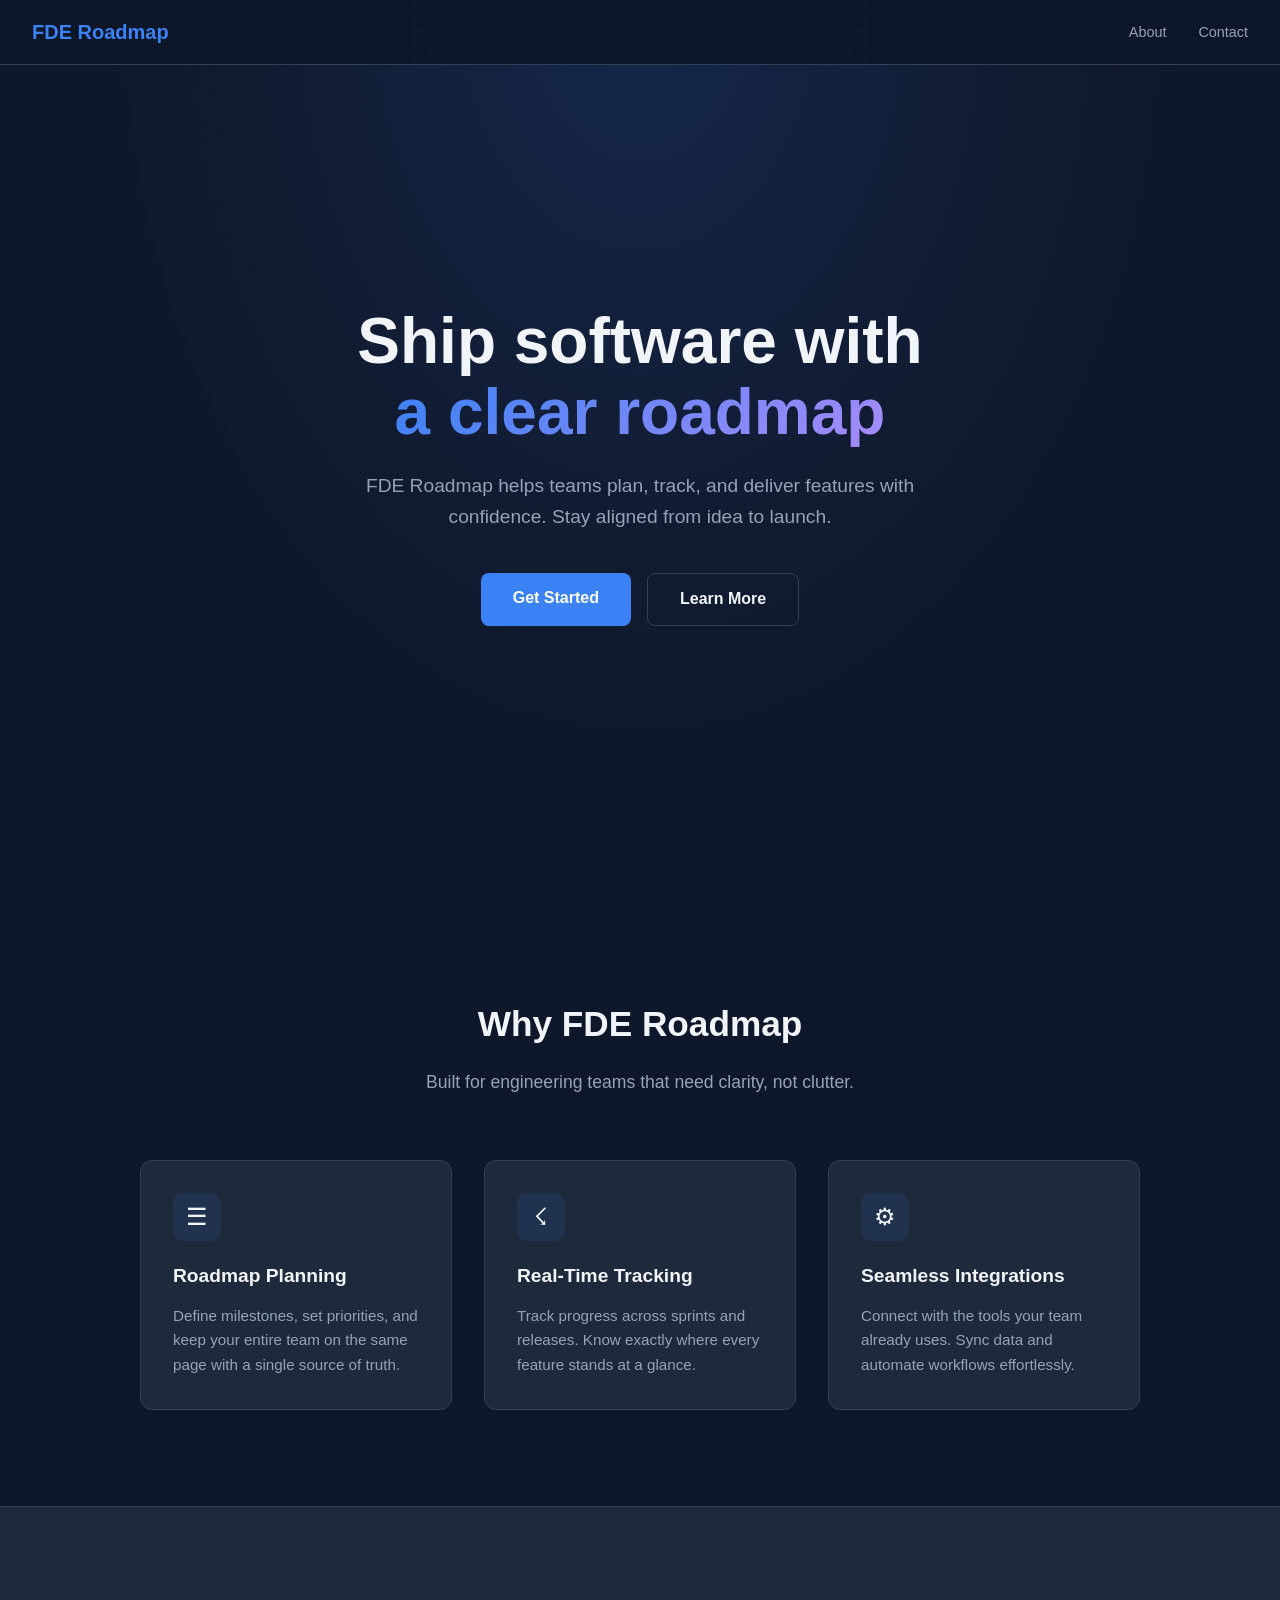
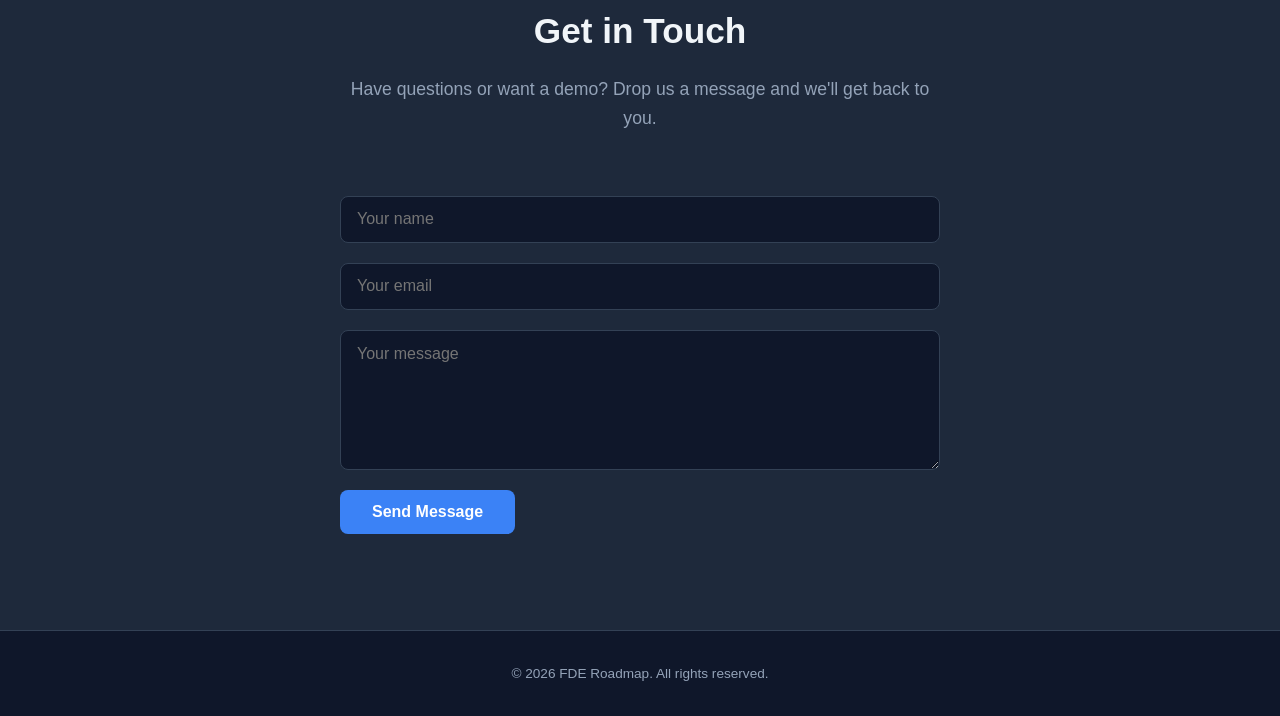
<file: index.html>
<!DOCTYPE html>
<html lang="en">
<head>
  <meta charset="UTF-8">
  <meta name="viewport" content="width=device-width, initial-scale=1.0">
  <title>FDE Roadmap</title>
  <style>
    *, *::before, *::after {
      margin: 0;
      padding: 0;
      box-sizing: border-box;
    }

    :root {
      --color-bg: #0f172a;
      --color-surface: #1e293b;
      --color-primary: #3b82f6;
      --color-primary-hover: #2563eb;
      --color-text: #f1f5f9;
      --color-text-muted: #94a3b8;
      --color-border: #334155;
    }

    html {
      scroll-behavior: smooth;
    }

    body {
      font-family: -apple-system, BlinkMacSystemFont, 'Segoe UI', Roboto, Oxygen, Ubuntu, sans-serif;
      background: var(--color-bg);
      color: var(--color-text);
      line-height: 1.6;
    }

    /* Navigation */
    nav {
      position: fixed;
      top: 0;
      width: 100%;
      background: rgba(15, 23, 42, 0.9);
      backdrop-filter: blur(12px);
      border-bottom: 1px solid var(--color-border);
      z-index: 100;
      padding: 1rem 2rem;
      display: flex;
      justify-content: space-between;
      align-items: center;
    }

    nav .logo {
      font-size: 1.25rem;
      font-weight: 700;
      color: var(--color-primary);
      text-decoration: none;
    }

    nav .nav-links {
      display: flex;
      gap: 2rem;
      list-style: none;
    }

    nav .nav-links a {
      color: var(--color-text-muted);
      text-decoration: none;
      font-size: 0.9rem;
      transition: color 0.2s;
    }

    nav .nav-links a:hover {
      color: var(--color-text);
    }

    /* Hero */
    .hero {
      min-height: 100vh;
      display: flex;
      flex-direction: column;
      justify-content: center;
      align-items: center;
      text-align: center;
      padding: 6rem 2rem 4rem;
      background: radial-gradient(ellipse at 50% 0%, rgba(59, 130, 246, 0.15) 0%, transparent 60%);
    }

    .hero h1 {
      font-size: clamp(2.5rem, 6vw, 4rem);
      font-weight: 800;
      line-height: 1.1;
      margin-bottom: 1.5rem;
    }

    .hero h1 span {
      background: linear-gradient(135deg, var(--color-primary), #a78bfa);
      -webkit-background-clip: text;
      -webkit-text-fill-color: transparent;
      background-clip: text;
    }

    .hero p {
      font-size: 1.2rem;
      color: var(--color-text-muted);
      max-width: 600px;
      margin-bottom: 2.5rem;
    }

    .hero .cta-group {
      display: flex;
      gap: 1rem;
      flex-wrap: wrap;
      justify-content: center;
    }

    .btn {
      display: inline-block;
      padding: 0.8rem 2rem;
      border-radius: 8px;
      font-size: 1rem;
      font-weight: 600;
      text-decoration: none;
      transition: transform 0.2s, box-shadow 0.2s;
      cursor: pointer;
      border: none;
    }

    .btn:hover {
      transform: translateY(-2px);
    }

    .btn-primary {
      background: var(--color-primary);
      color: #fff;
    }

    .btn-primary:hover {
      background: var(--color-primary-hover);
      box-shadow: 0 4px 20px rgba(59, 130, 246, 0.4);
    }

    .btn-outline {
      background: transparent;
      color: var(--color-text);
      border: 1px solid var(--color-border);
    }

    .btn-outline:hover {
      border-color: var(--color-text-muted);
    }

    /* Section */
    section {
      padding: 6rem 2rem;
    }

    .section-header {
      text-align: center;
      margin-bottom: 4rem;
    }

    .section-header h2 {
      font-size: 2.2rem;
      font-weight: 700;
      margin-bottom: 1rem;
    }

    .section-header p {
      color: var(--color-text-muted);
      max-width: 600px;
      margin: 0 auto;
      font-size: 1.1rem;
    }

    /* About */
    .about-grid {
      display: grid;
      grid-template-columns: repeat(auto-fit, minmax(280px, 1fr));
      gap: 2rem;
      max-width: 1000px;
      margin: 0 auto;
    }

    .about-card {
      background: var(--color-surface);
      border: 1px solid var(--color-border);
      border-radius: 12px;
      padding: 2rem;
      transition: border-color 0.2s;
    }

    .about-card:hover {
      border-color: var(--color-primary);
    }

    .about-card .icon {
      width: 48px;
      height: 48px;
      background: rgba(59, 130, 246, 0.1);
      border-radius: 10px;
      display: flex;
      align-items: center;
      justify-content: center;
      font-size: 1.5rem;
      margin-bottom: 1.25rem;
    }

    .about-card h3 {
      font-size: 1.2rem;
      margin-bottom: 0.75rem;
    }

    .about-card p {
      color: var(--color-text-muted);
      font-size: 0.95rem;
    }

    /* Contact */
    .contact {
      background: var(--color-surface);
      border-top: 1px solid var(--color-border);
    }

    .contact-wrapper {
      max-width: 600px;
      margin: 0 auto;
    }

    .contact form {
      display: flex;
      flex-direction: column;
      gap: 1.25rem;
    }

    .contact input,
    .contact textarea {
      background: var(--color-bg);
      border: 1px solid var(--color-border);
      border-radius: 8px;
      padding: 0.85rem 1rem;
      font-size: 1rem;
      color: var(--color-text);
      font-family: inherit;
      resize: vertical;
      transition: border-color 0.2s;
    }

    .contact input:focus,
    .contact textarea:focus {
      outline: none;
      border-color: var(--color-primary);
    }

    .contact textarea {
      min-height: 140px;
    }

    .contact .btn {
      align-self: flex-start;
    }

    /* Footer */
    footer {
      text-align: center;
      padding: 2rem;
      color: var(--color-text-muted);
      font-size: 0.85rem;
      border-top: 1px solid var(--color-border);
    }

    /* Responsive */
    @media (max-width: 640px) {
      nav {
        padding: 0.75rem 1rem;
      }

      nav .nav-links {
        gap: 1rem;
      }

      section {
        padding: 4rem 1.25rem;
      }
    }
  </style>
</head>
<body>

  <nav>
    <a href="#" class="logo">FDE Roadmap</a>
    <ul class="nav-links">
      <li><a href="#about">About</a></li>
      <li><a href="#contact">Contact</a></li>
    </ul>
  </nav>

  <section class="hero">
    <h1>Ship software with<br><span>a clear roadmap</span></h1>
    <p>FDE Roadmap helps teams plan, track, and deliver features with confidence. Stay aligned from idea to launch.</p>
    <div class="cta-group">
      <a href="#contact" class="btn btn-primary">Get Started</a>
      <a href="#about" class="btn btn-outline">Learn More</a>
    </div>
  </section>

  <section id="about">
    <div class="section-header">
      <h2>Why FDE Roadmap</h2>
      <p>Built for engineering teams that need clarity, not clutter.</p>
    </div>
    <div class="about-grid">
      <div class="about-card">
        <div class="icon">&#9776;</div>
        <h3>Roadmap Planning</h3>
        <p>Define milestones, set priorities, and keep your entire team on the same page with a single source of truth.</p>
      </div>
      <div class="about-card">
        <div class="icon">&#9735;</div>
        <h3>Real-Time Tracking</h3>
        <p>Track progress across sprints and releases. Know exactly where every feature stands at a glance.</p>
      </div>
      <div class="about-card">
        <div class="icon">&#9881;</div>
        <h3>Seamless Integrations</h3>
        <p>Connect with the tools your team already uses. Sync data and automate workflows effortlessly.</p>
      </div>
    </div>
  </section>

  <section id="contact" class="contact">
    <div class="contact-wrapper">
      <div class="section-header">
        <h2>Get in Touch</h2>
        <p>Have questions or want a demo? Drop us a message and we'll get back to you.</p>
      </div>
      <form onsubmit="event.preventDefault(); alert('Thanks! We will be in touch soon.');">
        <input type="text" name="name" placeholder="Your name" required>
        <input type="email" name="email" placeholder="Your email" required>
        <textarea name="message" placeholder="Your message" required></textarea>
        <button type="submit" class="btn btn-primary">Send Message</button>
      </form>
    </div>
  </section>

  <footer>
    &copy; 2026 FDE Roadmap. All rights reserved.
  </footer>

</body>
</html>
</file>
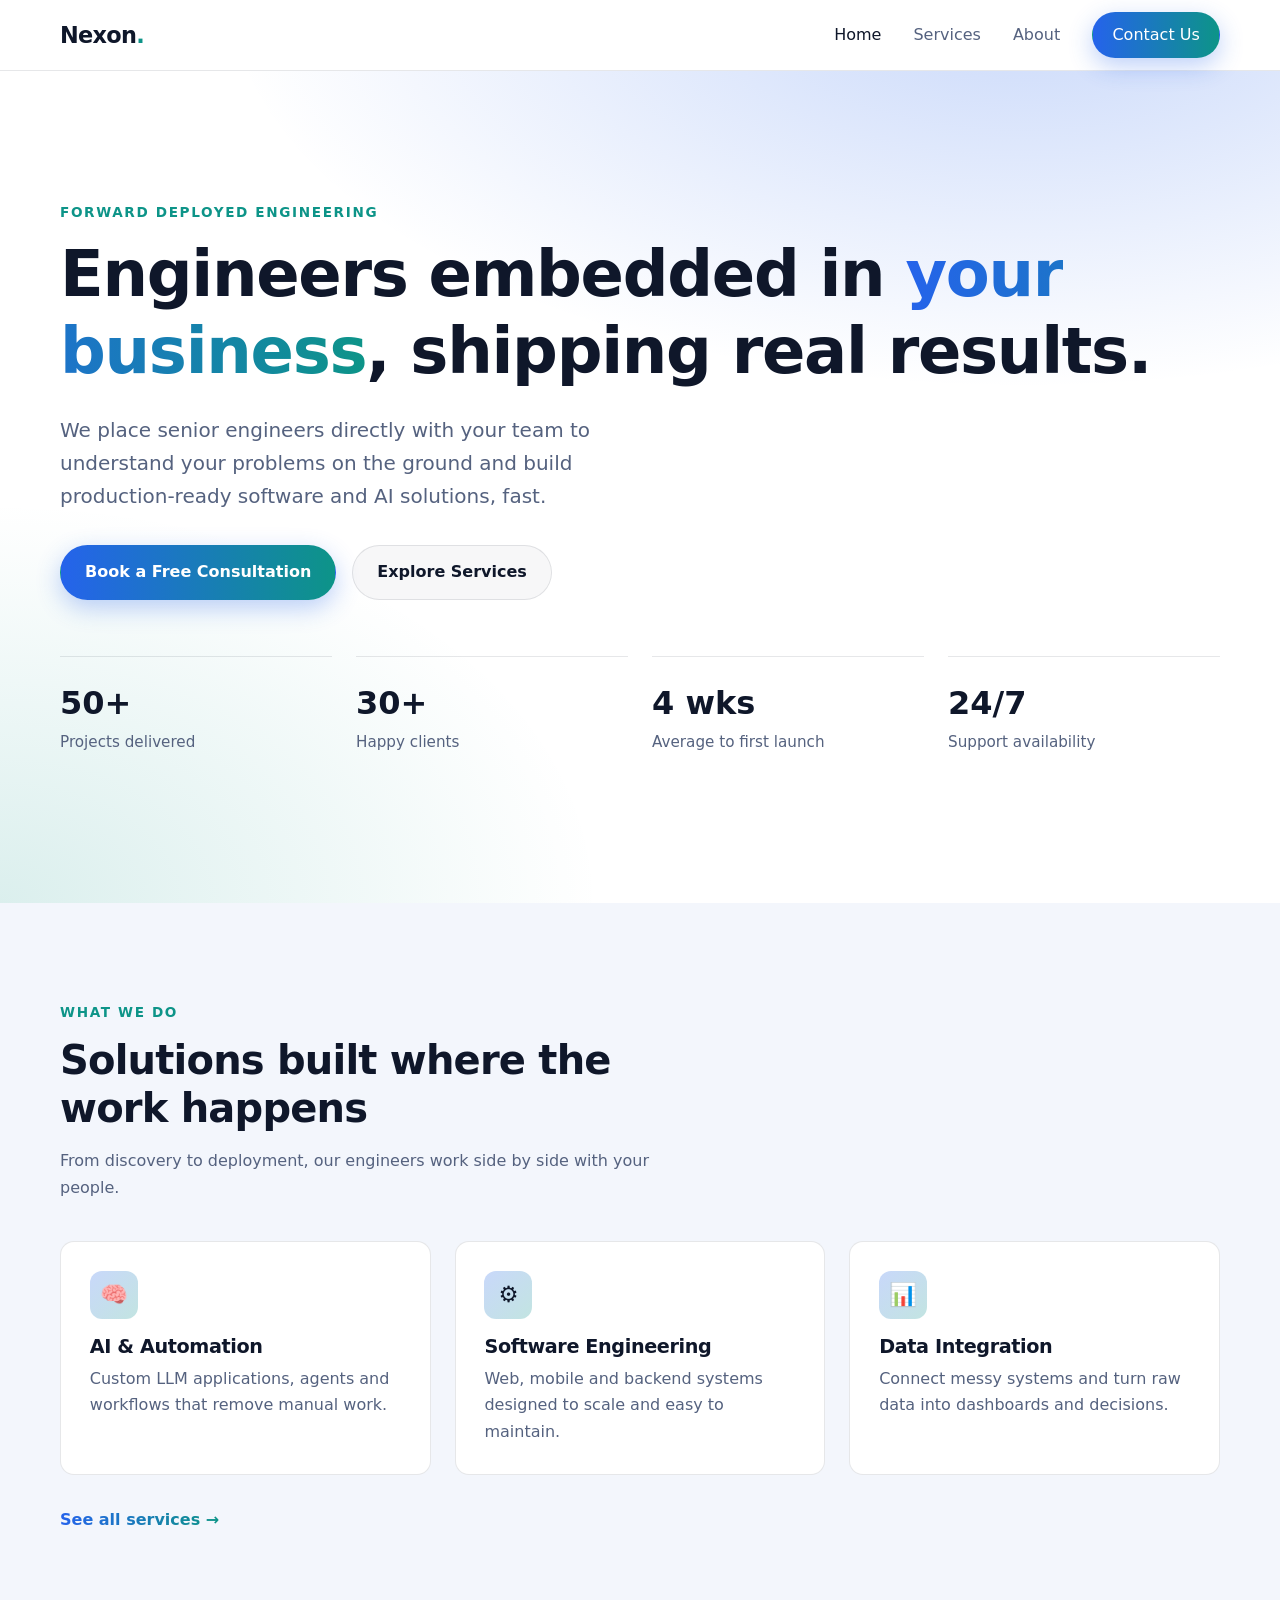
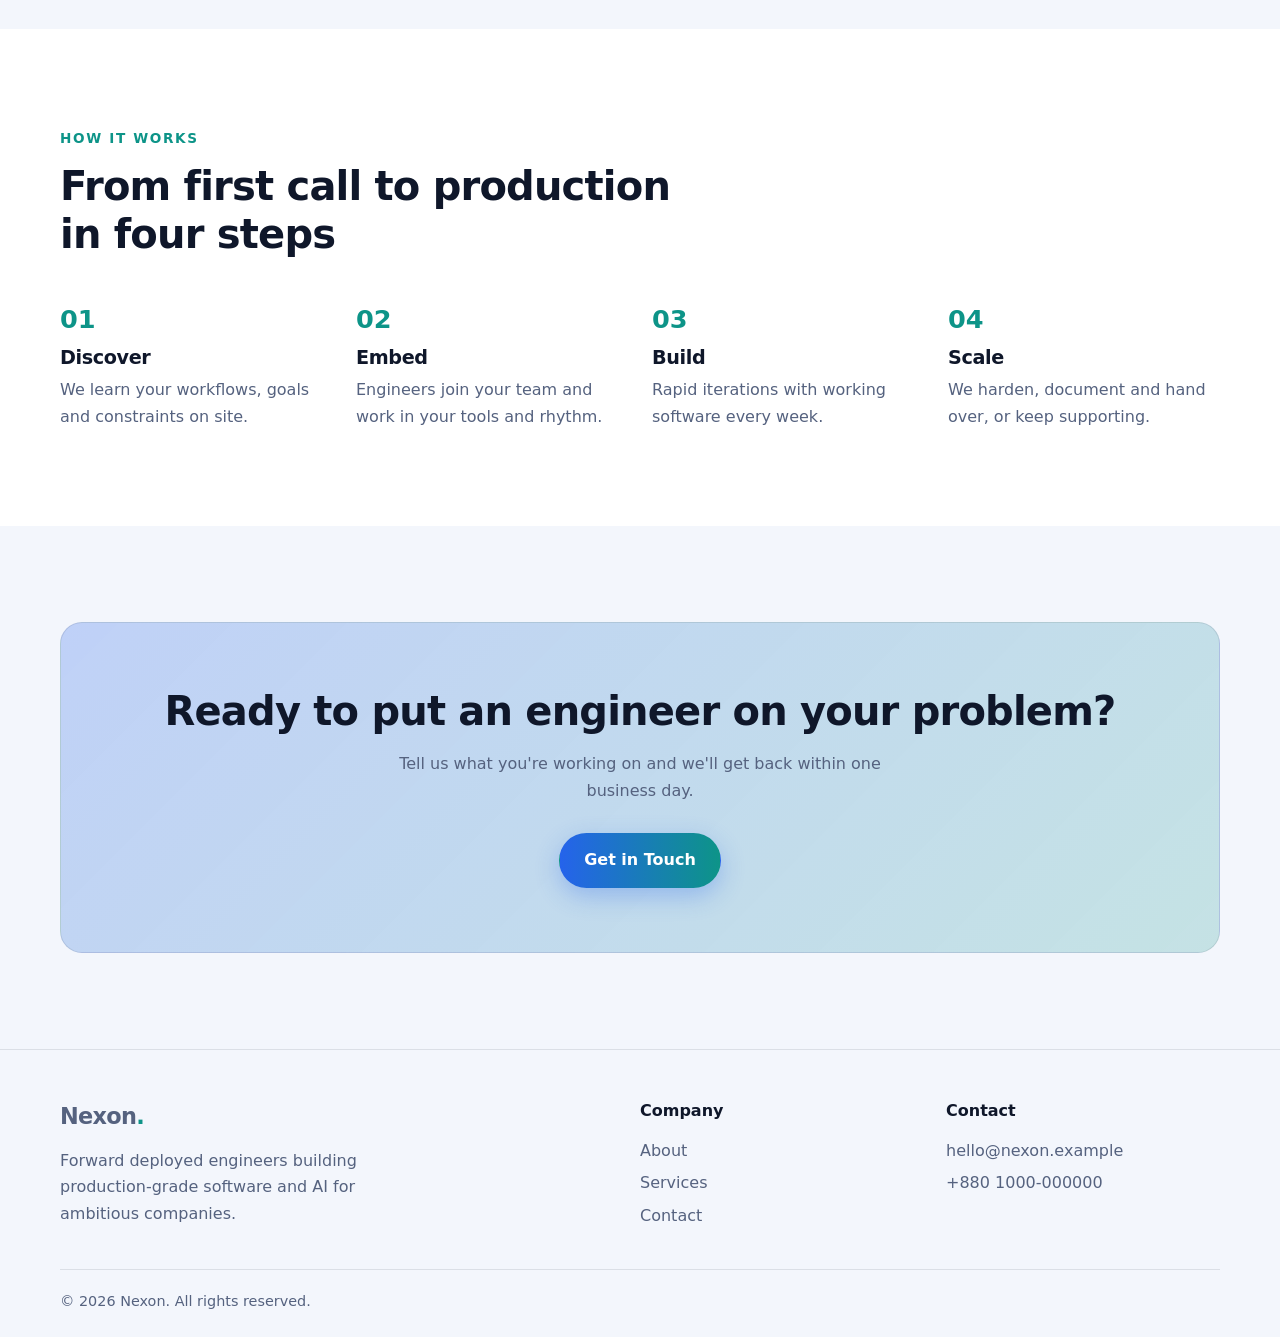
<file: Assignment1/Sonnet5/index.html>
﻿<!DOCTYPE html>
<html lang="en">
<head>
  <meta charset="UTF-8">
  <meta name="viewport" content="width=device-width, initial-scale=1">
  <title>Nexon | Forward Deployed Engineering</title>
  <meta name="description" content="Nexon embeds expert engineers inside your team to ship production-grade software and AI solutions fast.">
  <link rel="stylesheet" href="css/styles.css">
</head>
<body>
  <header class="site-header">
    <nav class="container nav" aria-label="Main">
      <a href="index.html" class="logo">Nexon<span>.</span></a>
      <button class="menu-toggle" aria-label="Toggle menu" aria-expanded="false">&#9776;</button>
      <ul class="nav-links">
        <li><a href="index.html" class="active">Home</a></li>
        <li><a href="services.html">Services</a></li>
        <li><a href="about.html">About</a></li>
        <li><a href="contact.html" class="btn btn-primary">Contact Us</a></li>
      </ul>
    </nav>
  </header>

  <main>
    <section class="hero">
      <div class="container">
        <span class="eyebrow">Forward Deployed Engineering</span>
        <h1>Engineers embedded in <span class="gradient-text">your business</span>, shipping real results.</h1>
        <p class="lead">We place senior engineers directly with your team to understand your problems on the ground and build production-ready software and AI solutions, fast.</p>
        <div class="hero-actions">
          <a href="contact.html" class="btn btn-primary">Book a Free Consultation</a>
          <a href="services.html" class="btn btn-ghost">Explore Services</a>
        </div>
        <div class="stats">
          <div class="stat"><strong>50+</strong><span>Projects delivered</span></div>
          <div class="stat"><strong>30+</strong><span>Happy clients</span></div>
          <div class="stat"><strong>4 wks</strong><span>Average to first launch</span></div>
          <div class="stat"><strong>24/7</strong><span>Support availability</span></div>
        </div>
      </div>
    </section>

    <section class="alt">
      <div class="container">
        <div class="section-head reveal">
          <span class="eyebrow">What we do</span>
          <h2>Solutions built where the work happens</h2>
          <p>From discovery to deployment, our engineers work side by side with your people.</p>
        </div>
        <div class="grid grid-3">
          <article class="card reveal"><div class="icon">&#129504;</div><h3>AI &amp; Automation</h3><p>Custom LLM applications, agents and workflows that remove manual work.</p></article>
          <article class="card reveal"><div class="icon">&#9881;&#65039;</div><h3>Software Engineering</h3><p>Web, mobile and backend systems designed to scale and easy to maintain.</p></article>
          <article class="card reveal"><div class="icon">&#128202;</div><h3>Data Integration</h3><p>Connect messy systems and turn raw data into dashboards and decisions.</p></article>
        </div>
        <p style="margin-top:2rem"><a href="services.html" class="gradient-text" style="font-weight:600">See all services &rarr;</a></p>
      </div>
    </section>

    <section>
      <div class="container">
        <div class="section-head reveal">
          <span class="eyebrow">How it works</span>
          <h2>From first call to production in four steps</h2>
        </div>
        <div class="steps">
          <div class="step reveal"><h3>Discover</h3><p>We learn your workflows, goals and constraints on site.</p></div>
          <div class="step reveal"><h3>Embed</h3><p>Engineers join your team and work in your tools and rhythm.</p></div>
          <div class="step reveal"><h3>Build</h3><p>Rapid iterations with working software every week.</p></div>
          <div class="step reveal"><h3>Scale</h3><p>We harden, document and hand over, or keep supporting.</p></div>
        </div>
      </div>
    </section>

    <section class="alt">
      <div class="container">
        <div class="cta reveal">
          <h2>Ready to put an engineer on your problem?</h2>
          <p>Tell us what you're working on and we'll get back within one business day.</p>
          <a href="contact.html" class="btn btn-primary">Get in Touch</a>
        </div>
      </div>
    </section>
  </main>

  <footer class="site-footer">
    <div class="container">
      <div class="footer-grid">
        <div><a href="index.html" class="logo">Nexon<span>.</span></a><p style="margin-top:.8rem;max-width:320px">Forward deployed engineers building production-grade software and AI for ambitious companies.</p></div>
        <div><h4>Company</h4><ul><li><a href="about.html">About</a></li><li><a href="services.html">Services</a></li><li><a href="contact.html">Contact</a></li></ul></div>
        <div><h4>Contact</h4><ul><li><a href="mailto:hello@nexon.example">hello@nexon.example</a></li><li><a href="tel:+8801000000000">+880 1000-000000</a></li></ul></div>
      </div>
      <p class="copyright">&copy; <span class="year">2026</span> Nexon. All rights reserved.</p>
    </div>
  </footer>
  <script src="js/main.js"></script>
</body>
</html>
</file>
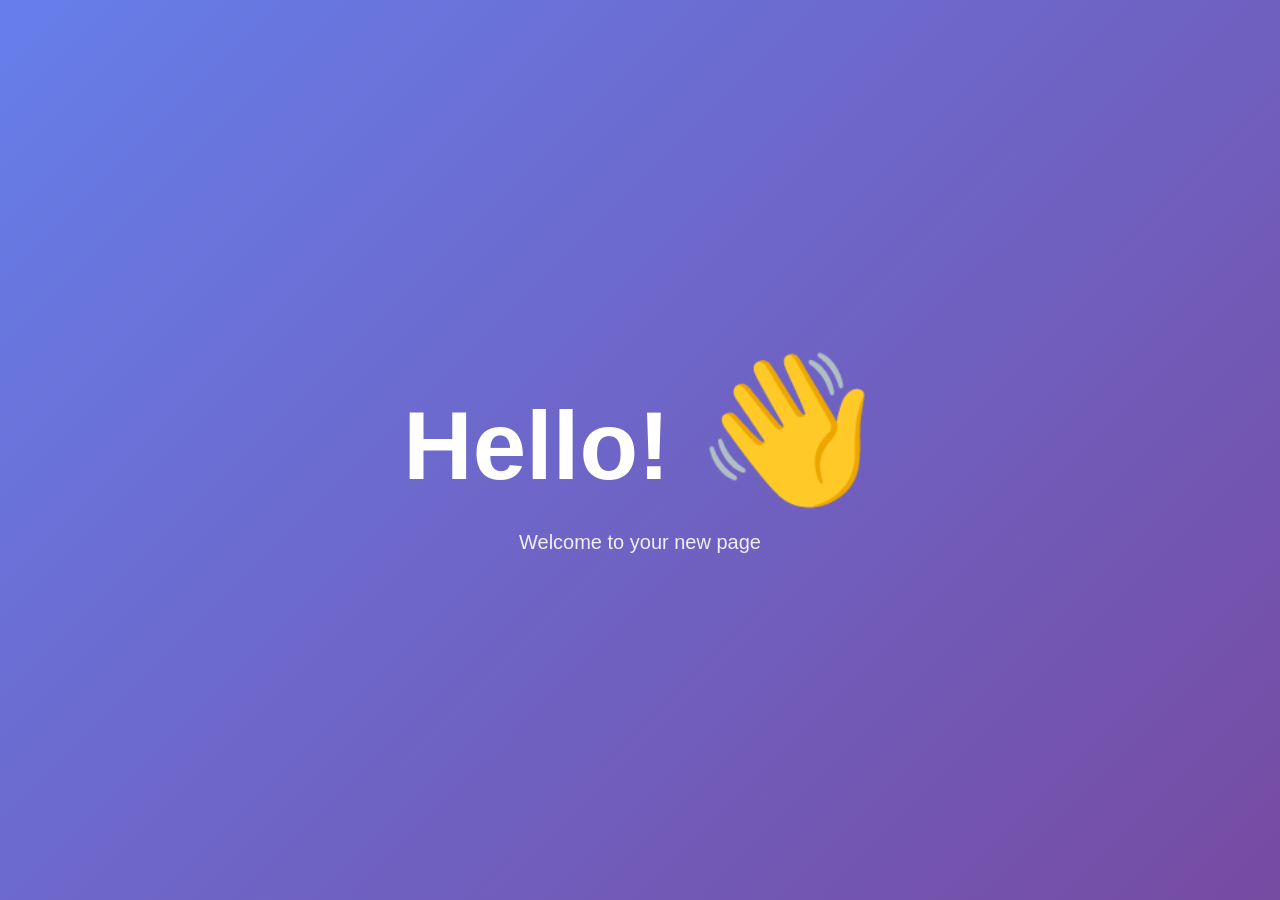
<file: hello.html>
<!DOCTYPE html>
<html lang="en">
<head>
  <meta charset="UTF-8">
  <meta name="viewport" content="width=device-width, initial-scale=1.0">
  <title>Hello</title>
  <style>
    * {
      margin: 0;
      padding: 0;
      box-sizing: border-box;
    }

    body {
      font-family: -apple-system, BlinkMacSystemFont, 'Segoe UI', Roboto, Oxygen, Ubuntu, sans-serif;
      background: linear-gradient(135deg, #667eea 0%, #764ba2 100%);
      min-height: 100vh;
      display: flex;
      align-items: center;
      justify-content: center;
      color: #fff;
    }

    .container {
      text-align: center;
      padding: 2rem;
    }

    h1 {
      font-size: clamp(3rem, 10vw, 6rem);
      font-weight: 800;
      margin-bottom: 1rem;
      animation: fadeInUp 0.8s ease-out;
    }

    p {
      font-size: 1.25rem;
      opacity: 0.9;
      animation: fadeInUp 0.8s ease-out 0.2s backwards;
    }

    @keyframes fadeInUp {
      from {
        opacity: 0;
        transform: translateY(30px);
      }
      to {
        opacity: 1;
        transform: translateY(0);
      }
    }

    .emoji {
      display: inline-block;
      animation: wave 1s ease-in-out infinite;
      transform-origin: 70% 70%;
      font-size: 1.5em;
    }

    @keyframes wave {
      0%, 100% { transform: rotate(0deg); }
      25% { transform: rotate(20deg); }
      75% { transform: rotate(-10deg); }
    }
  </style>
</head>
<body>
  <div class="container">
    <h1>Hello! <span class="emoji">👋</span></h1>
    <p>Welcome to your new page</p>
  </div>
</body>
</html>
</file>
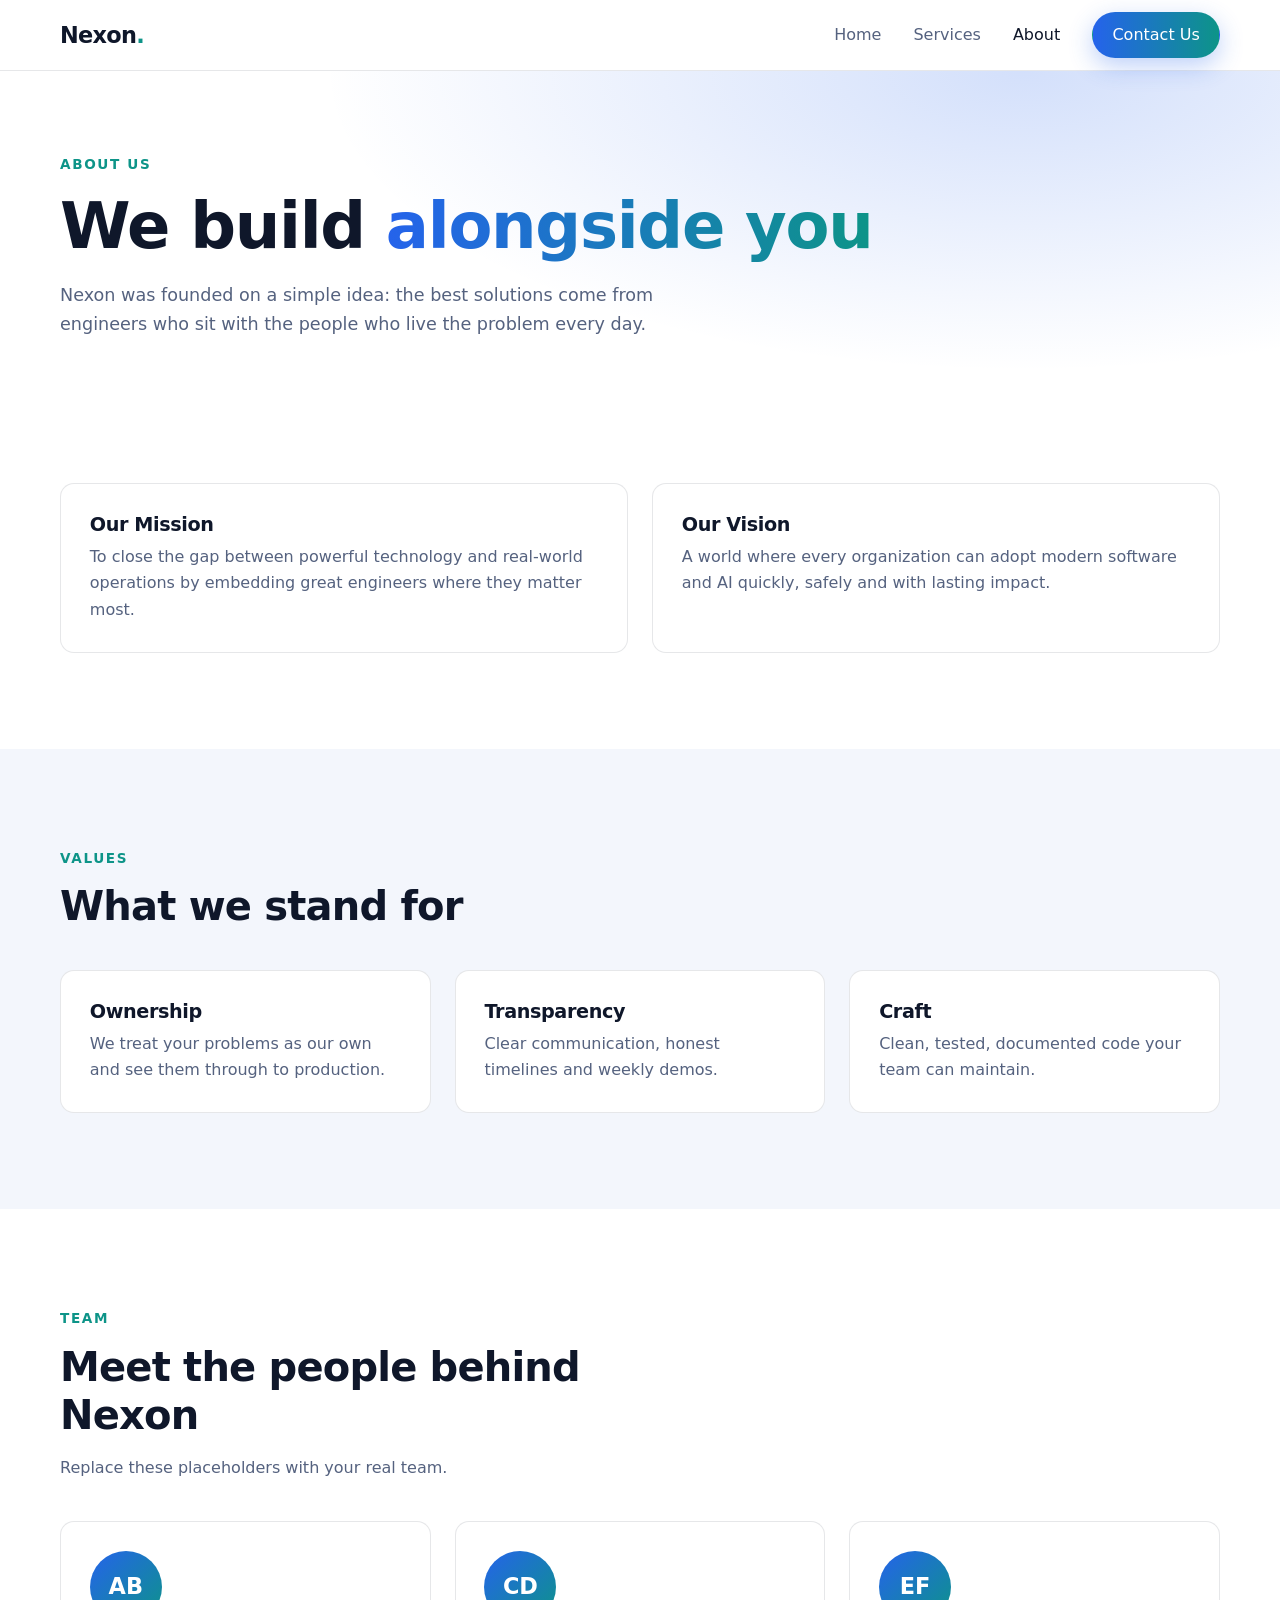
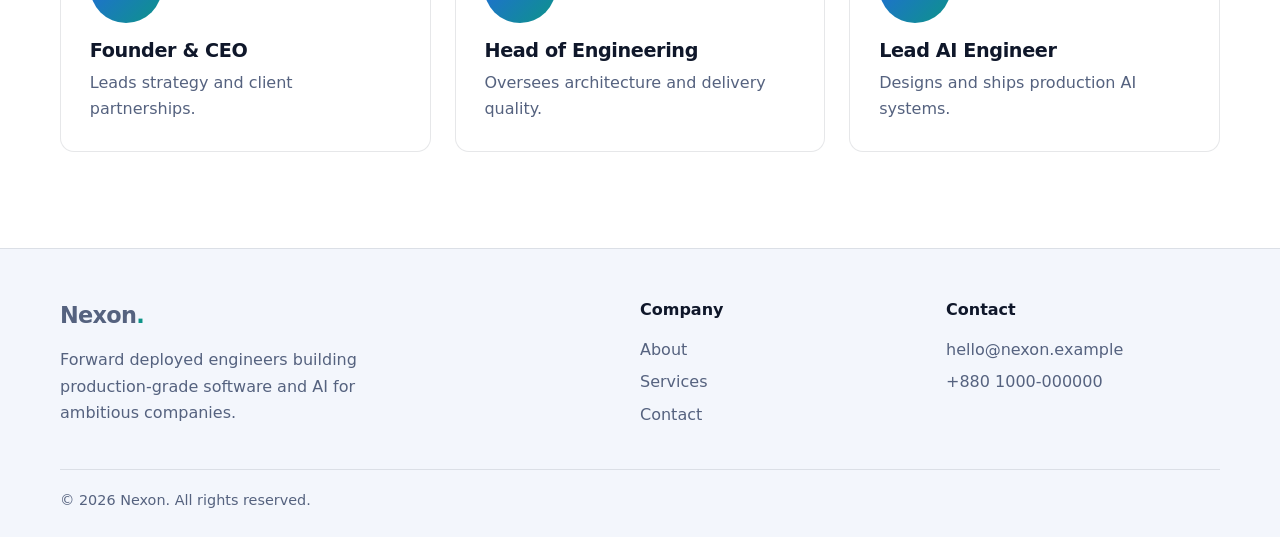
<file: Assignment1/Sonnet5/about.html>
﻿<!DOCTYPE html>
<html lang="en">
<head>
  <meta charset="UTF-8">
  <meta name="viewport" content="width=device-width, initial-scale=1">
  <title>About | Nexon</title>
  <meta name="description" content="Learn about Nexon, our mission, values and team.">
  <link rel="stylesheet" href="css/styles.css">
</head>
<body>
  <header class="site-header">
    <nav class="container nav" aria-label="Main">
      <a href="index.html" class="logo">Nexon<span>.</span></a>
      <button class="menu-toggle" aria-label="Toggle menu" aria-expanded="false">&#9776;</button>
      <ul class="nav-links">
        <li><a href="index.html">Home</a></li>
        <li><a href="services.html">Services</a></li>
        <li><a href="about.html" class="active">About</a></li>
        <li><a href="contact.html" class="btn btn-primary">Contact Us</a></li>
      </ul>
    </nav>
  </header>

  <main>
    <section class="page-hero">
      <div class="container">
        <span class="eyebrow">About us</span>
        <h1>We build <span class="gradient-text">alongside you</span></h1>
        <p>Nexon was founded on a simple idea: the best solutions come from engineers who sit with the people who live the problem every day.</p>
      </div>
    </section>

    <section>
      <div class="container">
        <div class="grid grid-2">
          <div class="card reveal"><h3>Our Mission</h3><p>To close the gap between powerful technology and real-world operations by embedding great engineers where they matter most.</p></div>
          <div class="card reveal"><h3>Our Vision</h3><p>A world where every organization can adopt modern software and AI quickly, safely and with lasting impact.</p></div>
        </div>
      </div>
    </section>

    <section class="alt">
      <div class="container">
        <div class="section-head reveal"><span class="eyebrow">Values</span><h2>What we stand for</h2></div>
        <div class="grid grid-3">
          <div class="card reveal"><h3>Ownership</h3><p>We treat your problems as our own and see them through to production.</p></div>
          <div class="card reveal"><h3>Transparency</h3><p>Clear communication, honest timelines and weekly demos.</p></div>
          <div class="card reveal"><h3>Craft</h3><p>Clean, tested, documented code your team can maintain.</p></div>
        </div>
      </div>
    </section>

    <section>
      <div class="container">
        <div class="section-head reveal"><span class="eyebrow">Team</span><h2>Meet the people behind Nexon</h2><p>Replace these placeholders with your real team.</p></div>
        <div class="grid grid-3">
          <div class="card reveal"><div class="avatar">AB</div><h3>Founder &amp; CEO</h3><p>Leads strategy and client partnerships.</p></div>
          <div class="card reveal"><div class="avatar">CD</div><h3>Head of Engineering</h3><p>Oversees architecture and delivery quality.</p></div>
          <div class="card reveal"><div class="avatar">EF</div><h3>Lead AI Engineer</h3><p>Designs and ships production AI systems.</p></div>
        </div>
      </div>
    </section>
  </main>

  <footer class="site-footer">
    <div class="container">
      <div class="footer-grid">
        <div><a href="index.html" class="logo">Nexon<span>.</span></a><p style="margin-top:.8rem;max-width:320px">Forward deployed engineers building production-grade software and AI for ambitious companies.</p></div>
        <div><h4>Company</h4><ul><li><a href="about.html">About</a></li><li><a href="services.html">Services</a></li><li><a href="contact.html">Contact</a></li></ul></div>
        <div><h4>Contact</h4><ul><li><a href="mailto:hello@nexon.example">hello@nexon.example</a></li><li><a href="tel:+8801000000000">+880 1000-000000</a></li></ul></div>
      </div>
      <p class="copyright">&copy; <span class="year">2026</span> Nexon. All rights reserved.</p>
    </div>
  </footer>
  <script src="js/main.js"></script>
</body>
</html>
</file>
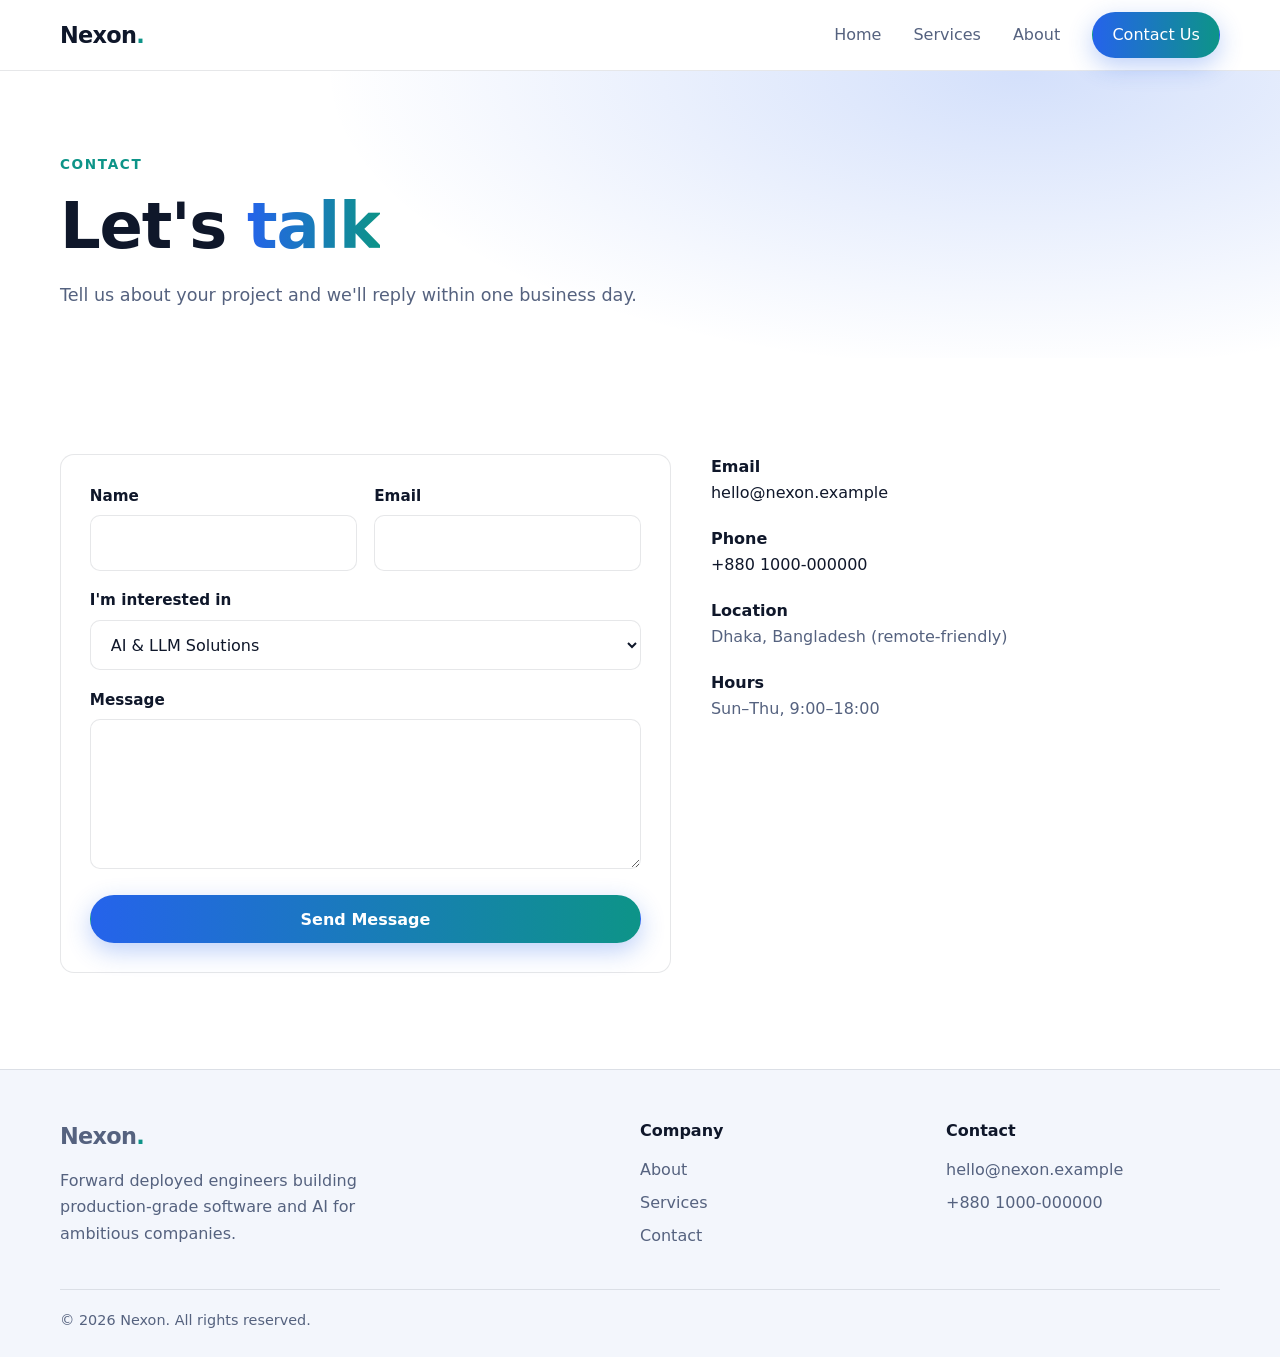
<file: Assignment1/Sonnet5/contact.html>
﻿<!DOCTYPE html>
<html lang="en">
<head>
  <meta charset="UTF-8">
  <meta name="viewport" content="width=device-width, initial-scale=1">
  <title>Contact | Nexon</title>
  <meta name="description" content="Get in touch with Nexon to discuss your project.">
  <link rel="stylesheet" href="css/styles.css">
</head>
<body>
  <header class="site-header">
    <nav class="container nav" aria-label="Main">
      <a href="index.html" class="logo">Nexon<span>.</span></a>
      <button class="menu-toggle" aria-label="Toggle menu" aria-expanded="false">&#9776;</button>
      <ul class="nav-links">
        <li><a href="index.html">Home</a></li>
        <li><a href="services.html">Services</a></li>
        <li><a href="about.html">About</a></li>
        <li><a href="contact.html" class="btn btn-primary">Contact Us</a></li>
      </ul>
    </nav>
  </header>

  <main>
    <section class="page-hero">
      <div class="container">
        <span class="eyebrow">Contact</span>
        <h1>Let's <span class="gradient-text">talk</span></h1>
        <p>Tell us about your project and we'll reply within one business day.</p>
      </div>
    </section>

    <section>
      <div class="container contact-wrap">
        <div class="card">
          <form id="contact-form" novalidate>
            <div class="form-row">
              <div><label for="name">Name</label><input id="name" name="name" type="text" autocomplete="name" required><span class="error" role="alert"></span></div>
              <div><label for="email">Email</label><input id="email" name="email" type="email" autocomplete="email" required><span class="error" role="alert"></span></div>
            </div>
            <div>
              <label for="topic">I'm interested in</label>
              <select id="topic" name="topic">
                <option>AI &amp; LLM Solutions</option>
                <option>Software Engineering</option>
                <option>Data &amp; Integration</option>
                <option>Team Augmentation</option>
                <option>Something else</option>
              </select>
            </div>
            <div><label for="message">Message</label><textarea id="message" name="message" required></textarea><span class="error" role="alert"></span></div>
            <button type="submit" class="btn btn-primary">Send Message</button>
            <div class="form-success" tabindex="-1" role="status">Thanks! Your message has been received. We'll be in touch soon.</div>
          </form>
        </div>
        <aside>
          <ul class="info-list">
            <li><strong>Email</strong><a href="mailto:hello@nexon.example">hello@nexon.example</a></li>
            <li><strong>Phone</strong><a href="tel:+8801000000000">+880 1000-000000</a></li>
            <li><strong>Location</strong><span style="color:var(--muted)">Dhaka, Bangladesh (remote-friendly)</span></li>
            <li><strong>Hours</strong><span style="color:var(--muted)">Sun&ndash;Thu, 9:00&ndash;18:00</span></li>
          </ul>
        </aside>
      </div>
    </section>
  </main>

  <footer class="site-footer">
    <div class="container">
      <div class="footer-grid">
        <div><a href="index.html" class="logo">Nexon<span>.</span></a><p style="margin-top:.8rem;max-width:320px">Forward deployed engineers building production-grade software and AI for ambitious companies.</p></div>
        <div><h4>Company</h4><ul><li><a href="about.html">About</a></li><li><a href="services.html">Services</a></li><li><a href="contact.html">Contact</a></li></ul></div>
        <div><h4>Contact</h4><ul><li><a href="mailto:hello@nexon.example">hello@nexon.example</a></li><li><a href="tel:+8801000000000">+880 1000-000000</a></li></ul></div>
      </div>
      <p class="copyright">&copy; <span class="year">2026</span> Nexon. All rights reserved.</p>
    </div>
  </footer>
  <script src="js/main.js"></script>
</body>
</html>
</file>
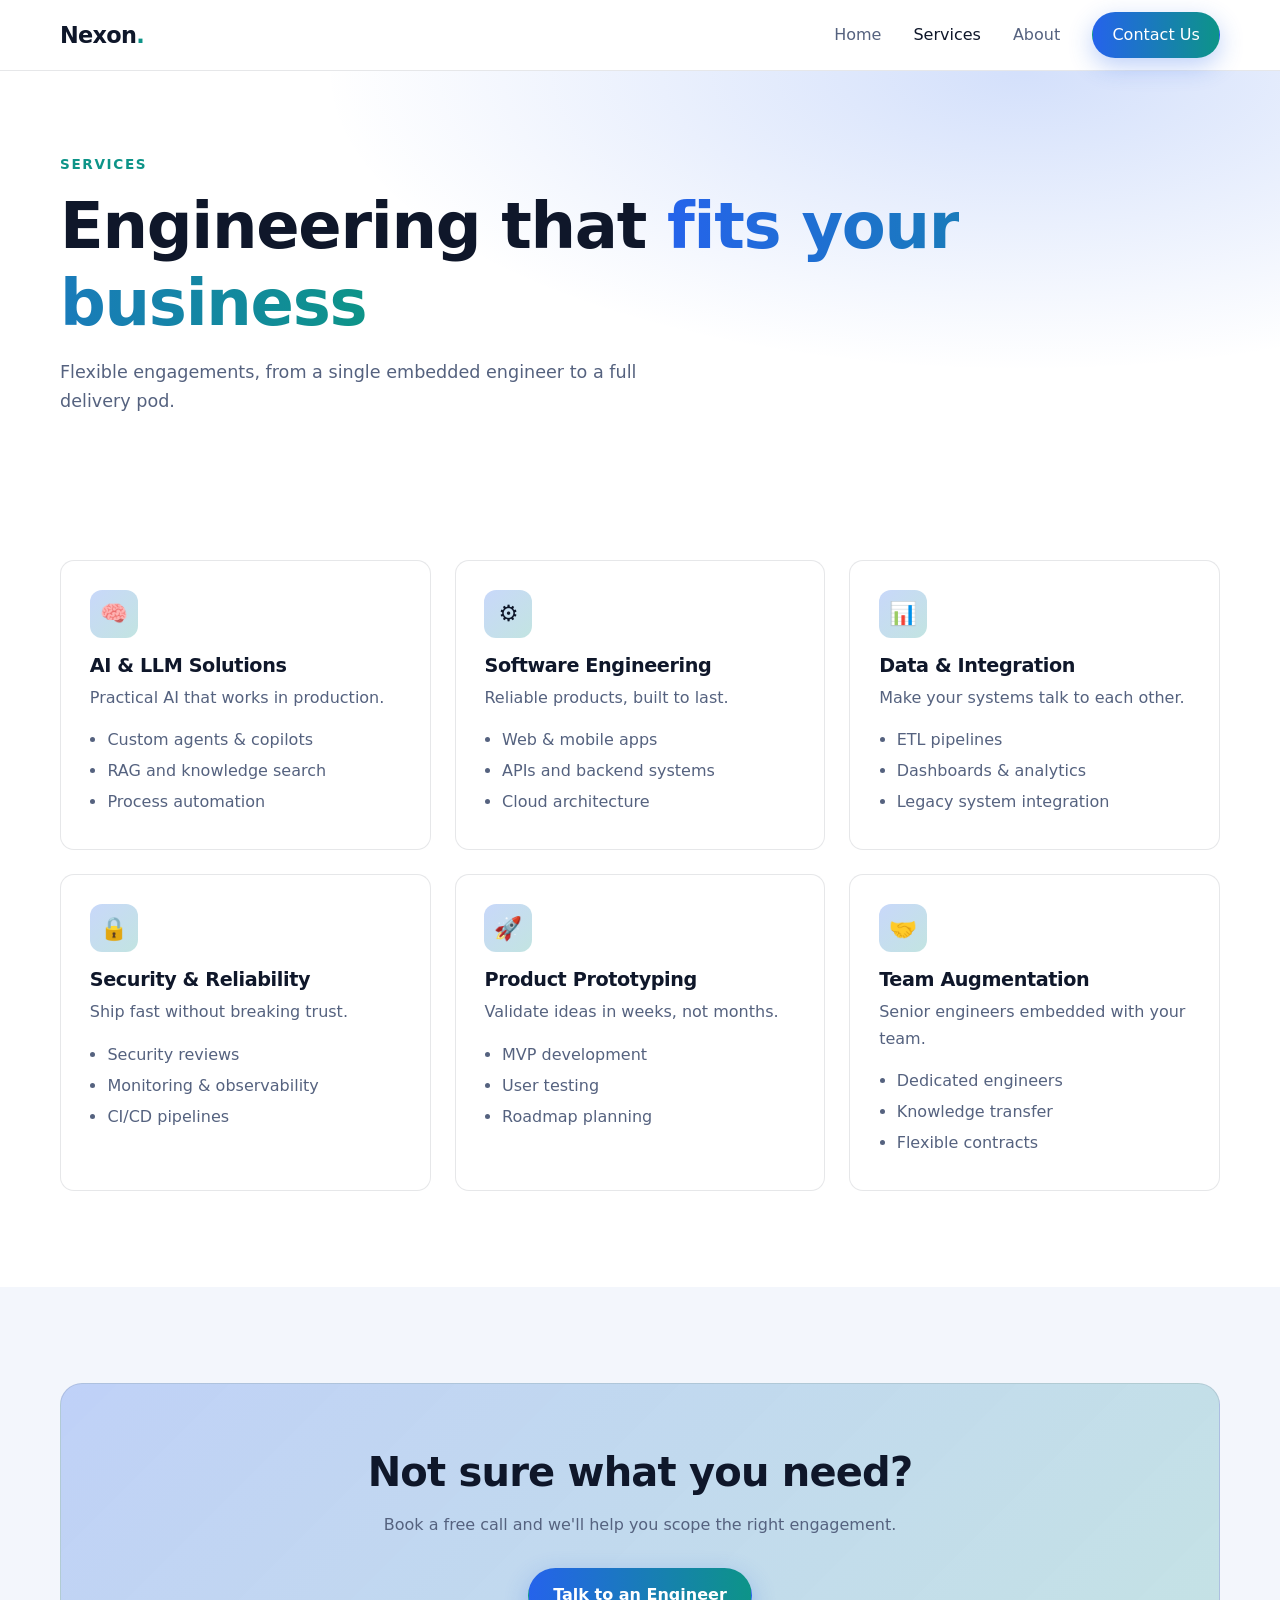
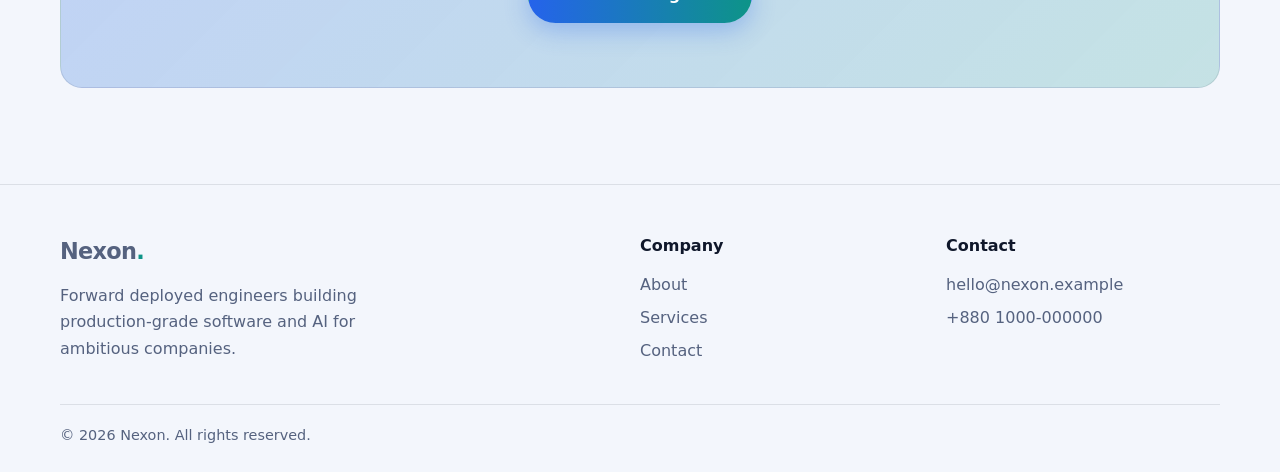
<file: Assignment1/Sonnet5/services.html>
﻿<!DOCTYPE html>
<html lang="en">
<head>
  <meta charset="UTF-8">
  <meta name="viewport" content="width=device-width, initial-scale=1">
  <title>Services | Nexon</title>
  <meta name="description" content="AI, software engineering, data integration and consulting services from embedded Nexon engineers.">
  <link rel="stylesheet" href="css/styles.css">
</head>
<body>
  <header class="site-header">
    <nav class="container nav" aria-label="Main">
      <a href="index.html" class="logo">Nexon<span>.</span></a>
      <button class="menu-toggle" aria-label="Toggle menu" aria-expanded="false">&#9776;</button>
      <ul class="nav-links">
        <li><a href="index.html">Home</a></li>
        <li><a href="services.html" class="active">Services</a></li>
        <li><a href="about.html">About</a></li>
        <li><a href="contact.html" class="btn btn-primary">Contact Us</a></li>
      </ul>
    </nav>
  </header>

  <main>
    <section class="page-hero">
      <div class="container">
        <span class="eyebrow">Services</span>
        <h1>Engineering that <span class="gradient-text">fits your business</span></h1>
        <p>Flexible engagements, from a single embedded engineer to a full delivery pod.</p>
      </div>
    </section>

    <section>
      <div class="container">
        <div class="grid grid-3">
          <article class="card reveal"><div class="icon">&#129504;</div><h3>AI &amp; LLM Solutions</h3><p>Practical AI that works in production.</p><ul><li>Custom agents &amp; copilots</li><li>RAG and knowledge search</li><li>Process automation</li></ul></article>
          <article class="card reveal"><div class="icon">&#9881;&#65039;</div><h3>Software Engineering</h3><p>Reliable products, built to last.</p><ul><li>Web &amp; mobile apps</li><li>APIs and backend systems</li><li>Cloud architecture</li></ul></article>
          <article class="card reveal"><div class="icon">&#128202;</div><h3>Data &amp; Integration</h3><p>Make your systems talk to each other.</p><ul><li>ETL pipelines</li><li>Dashboards &amp; analytics</li><li>Legacy system integration</li></ul></article>
          <article class="card reveal"><div class="icon">&#128274;</div><h3>Security &amp; Reliability</h3><p>Ship fast without breaking trust.</p><ul><li>Security reviews</li><li>Monitoring &amp; observability</li><li>CI/CD pipelines</li></ul></article>
          <article class="card reveal"><div class="icon">&#128640;</div><h3>Product Prototyping</h3><p>Validate ideas in weeks, not months.</p><ul><li>MVP development</li><li>User testing</li><li>Roadmap planning</li></ul></article>
          <article class="card reveal"><div class="icon">&#129309;</div><h3>Team Augmentation</h3><p>Senior engineers embedded with your team.</p><ul><li>Dedicated engineers</li><li>Knowledge transfer</li><li>Flexible contracts</li></ul></article>
        </div>
      </div>
    </section>

    <section class="alt">
      <div class="container">
        <div class="cta reveal">
          <h2>Not sure what you need?</h2>
          <p>Book a free call and we'll help you scope the right engagement.</p>
          <a href="contact.html" class="btn btn-primary">Talk to an Engineer</a>
        </div>
      </div>
    </section>
  </main>

  <footer class="site-footer">
    <div class="container">
      <div class="footer-grid">
        <div><a href="index.html" class="logo">Nexon<span>.</span></a><p style="margin-top:.8rem;max-width:320px">Forward deployed engineers building production-grade software and AI for ambitious companies.</p></div>
        <div><h4>Company</h4><ul><li><a href="about.html">About</a></li><li><a href="services.html">Services</a></li><li><a href="contact.html">Contact</a></li></ul></div>
        <div><h4>Contact</h4><ul><li><a href="mailto:hello@nexon.example">hello@nexon.example</a></li><li><a href="tel:+8801000000000">+880 1000-000000</a></li></ul></div>
      </div>
      <p class="copyright">&copy; <span class="year">2026</span> Nexon. All rights reserved.</p>
    </div>
  </footer>
  <script src="js/main.js"></script>
</body>
</html>
</file>
<file: Assignment1/Sonnet5/css/styles.css>
:root {
  --bg: #ffffff;
  --bg-alt: #f3f6fc;
  --card: #ffffff;
  --text: #0f172a;
  --muted: #55627f;
  --primary: #2563eb;
  --accent: #0d9488;
  --border: rgba(15, 23, 42, 0.1);
  --radius: 14px;
  --max: 1160px;
}

* { box-sizing: border-box; margin: 0; padding: 0; }
html { scroll-behavior: smooth; }
body {
  font-family: "Inter", system-ui, -apple-system, "Segoe UI", Roboto, sans-serif;
  background: var(--bg);
  color: var(--text);
  line-height: 1.65;
  -webkit-font-smoothing: antialiased;
}
img { max-width: 100%; display: block; }
a { color: inherit; text-decoration: none; }
.container { width: min(100% - 2.5rem, var(--max)); margin-inline: auto; }
section { padding: clamp(3.5rem, 8vw, 6rem) 0; }
.alt { background: var(--bg-alt); }

h1, h2, h3 { line-height: 1.2; letter-spacing: -0.02em; }
h1 { font-size: clamp(2.2rem, 5.5vw, 4rem); }
h2 { font-size: clamp(1.7rem, 3.5vw, 2.5rem); margin-bottom: 1rem; }
h3 { font-size: 1.2rem; margin-bottom: 0.5rem; }
p { color: var(--muted); }
.eyebrow {
  display: inline-block; color: var(--accent); font-weight: 600;
  font-size: 0.85rem; text-transform: uppercase; letter-spacing: 0.12em; margin-bottom: 0.8rem;
}
.section-head { max-width: 640px; margin-bottom: 2.5rem; }
.gradient-text {
  background: linear-gradient(90deg, var(--primary), var(--accent));
  -webkit-background-clip: text; background-clip: text; color: transparent;
}

/* Buttons */
.btn {
  display: inline-block; padding: 0.85rem 1.5rem; border-radius: 999px;
  font-weight: 600; border: 1px solid transparent; cursor: pointer;
  font-size: 1rem; font-family: inherit; transition: transform .15s, box-shadow .15s, background .15s;
}
.btn:hover { transform: translateY(-2px); }
.btn-primary { background: linear-gradient(90deg, var(--primary), var(--accent)); color: #ffffff; box-shadow: 0 8px 24px rgba(37,99,235,.3); }
.btn-ghost { border-color: var(--border); background: rgba(15,23,42,.03); }
.btn-ghost:hover { background: rgba(15,23,42,.07); }
:focus-visible { outline: 3px solid var(--accent); outline-offset: 3px; }

/* Header */
.site-header {
  position: sticky; top: 0; z-index: 50;
  background: rgba(255,255,255,.88); backdrop-filter: blur(12px);
  border-bottom: 1px solid var(--border);
}
.nav { display: flex; align-items: center; justify-content: space-between; height: 70px; }
.logo { font-size: 1.4rem; font-weight: 800; letter-spacing: -0.03em; }
.logo span { color: var(--accent); }
.nav-links { display: flex; align-items: center; gap: 2rem; list-style: none; }
.nav-links a { color: var(--muted); font-weight: 500; transition: color .15s; }
.nav-links a:hover, .nav-links a.active { color: var(--text); }
.nav-links .btn { padding: .55rem 1.2rem; color: #ffffff; }
.nav-links .btn:hover { color: #ffffff; }
.menu-toggle {
  display: none; background: none; border: 1px solid var(--border); color: var(--text);
  width: 44px; height: 44px; border-radius: 10px; font-size: 1.4rem; cursor: pointer;
}

/* Hero */
.hero {
  position: relative; overflow: hidden;
  padding: clamp(4rem, 10vw, 8rem) 0;
  background:
    radial-gradient(800px 400px at 80% -10%, rgba(37,99,235,.25), transparent),
    radial-gradient(600px 400px at 0% 100%, rgba(13,148,136,.15), transparent);
}
.hero p.lead { font-size: clamp(1.05rem, 2vw, 1.25rem); max-width: 620px; margin: 1.5rem 0 2rem; }
.hero-actions { display: flex; flex-wrap: wrap; gap: 1rem; }
.page-hero { padding: clamp(3rem, 7vw, 5rem) 0 clamp(2rem, 4vw, 3rem); background: radial-gradient(700px 300px at 80% 0%, rgba(37,99,235,.2), transparent); }
.page-hero p { max-width: 640px; margin-top: 1rem; font-size: 1.1rem; }

/* Stats */
.stats { display: grid; grid-template-columns: repeat(4, 1fr); gap: 1.5rem; margin-top: 3.5rem; }
.stat { padding: 1.2rem 0; border-top: 1px solid var(--border); }
.stat strong { display: block; font-size: 2rem; color: var(--text); }
.stat span { color: var(--muted); font-size: .95rem; }

/* Cards / grids */
.grid { display: grid; gap: 1.5rem; }
.grid-3 { grid-template-columns: repeat(3, 1fr); }
.grid-2 { grid-template-columns: repeat(2, 1fr); }
.card {
  background: var(--card); border: 1px solid var(--border); border-radius: var(--radius);
  padding: 1.8rem; transition: transform .2s, border-color .2s;
}
.card:hover { transform: translateY(-4px); border-color: rgba(37,99,235,.5); }
.icon {
  width: 48px; height: 48px; border-radius: 12px; display: grid; place-items: center;
  font-size: 1.4rem; margin-bottom: 1rem;
  background: linear-gradient(135deg, rgba(37,99,235,.25), rgba(13,148,136,.25));
}
.card ul { margin: 1rem 0 0 1.1rem; color: var(--muted); }
.card li { margin-bottom: .3rem; }

/* Steps */
.steps { counter-reset: step; display: grid; grid-template-columns: repeat(4, 1fr); gap: 1.5rem; }
.step { position: relative; padding-top: 3rem; }
.step::before {
  counter-increment: step; content: "0" counter(step);
  position: absolute; top: 0; left: 0; font-size: 1.6rem; font-weight: 800; color: var(--accent);
}

/* CTA */
.cta {
  text-align: center; padding: clamp(2.5rem, 6vw, 4rem) 1.5rem; border-radius: 22px;
  background: linear-gradient(135deg, rgba(37,99,235,.25), rgba(13,148,136,.2));
  border: 1px solid var(--border);
}
.cta p { max-width: 520px; margin: 0 auto 1.8rem; }

/* Team */
.avatar {
  width: 72px; height: 72px; border-radius: 50%; margin-bottom: 1rem;
  display: grid; place-items: center; font-weight: 700; font-size: 1.4rem; color: #ffffff;
  background: linear-gradient(135deg, var(--primary), var(--accent));
}

/* Form */
.contact-wrap { display: grid; grid-template-columns: 1.2fr 1fr; gap: 2.5rem; align-items: start; }
form { display: grid; gap: 1.1rem; }
label { font-weight: 600; font-size: .95rem; display: block; margin-bottom: .4rem; }
input, select, textarea {
  width: 100%; padding: .85rem 1rem; border-radius: 10px; font: inherit;
  background: var(--bg); color: var(--text); border: 1px solid var(--border);
}
input:focus, select:focus, textarea:focus { border-color: var(--primary); outline: none; box-shadow: 0 0 0 3px rgba(37,99,235,.3); }
textarea { min-height: 150px; resize: vertical; }
.form-row { display: grid; grid-template-columns: 1fr 1fr; gap: 1.1rem; }
.error { color: #dc2626; font-size: .85rem; min-height: 1.1em; }
.form-success { display: none; padding: 1rem; border-radius: 10px; background: rgba(13,148,136,.15); color: var(--accent); }
.info-list { list-style: none; display: grid; gap: 1.2rem; }
.info-list strong { display: block; color: var(--text); }

/* Footer */
.site-footer { border-top: 1px solid var(--border); padding: 3rem 0 1.5rem; background: var(--bg-alt); }
.footer-grid { display: grid; grid-template-columns: 2fr 1fr 1fr; gap: 2rem; }
.footer-grid h4 { margin-bottom: .8rem; }
.footer-grid ul { list-style: none; display: grid; gap: .4rem; }
.footer-grid a { color: var(--muted); }
.footer-grid a:hover { color: var(--text); }
.copyright { margin-top: 2.5rem; padding-top: 1.2rem; border-top: 1px solid var(--border); font-size: .9rem; }

/* Reveal animation */
.reveal { opacity: 0; transform: translateY(24px); transition: opacity .6s, transform .6s; }
.reveal.visible { opacity: 1; transform: none; }

/* Responsive */
@media (max-width: 960px) {
  .grid-3 { grid-template-columns: repeat(2, 1fr); }
  .steps, .stats { grid-template-columns: repeat(2, 1fr); }
  .contact-wrap { grid-template-columns: 1fr; }
}
@media (max-width: 760px) {
  .menu-toggle { display: block; }
  .nav-links {
    position: absolute; top: 70px; left: 0; right: 0; flex-direction: column; align-items: stretch;
    gap: 0; background: var(--bg); border-bottom: 1px solid var(--border);
    max-height: 0; overflow: hidden; transition: max-height .3s;
  }
  .nav-links.open { max-height: 420px; }
  .nav-links li { padding: .9rem 1.25rem; border-top: 1px solid var(--border); }
  .nav-links .btn { display: block; text-align: center; }
  .grid-3, .grid-2, .form-row, .footer-grid { grid-template-columns: 1fr; }
}
@media (max-width: 480px) {
  .steps, .stats { grid-template-columns: 1fr; }
  .hero-actions .btn { width: 100%; text-align: center; }
}
@media (prefers-reduced-motion: reduce) {
  * { transition: none !important; scroll-behavior: auto !important; }
  .reveal { opacity: 1; transform: none; }
}
</file>
